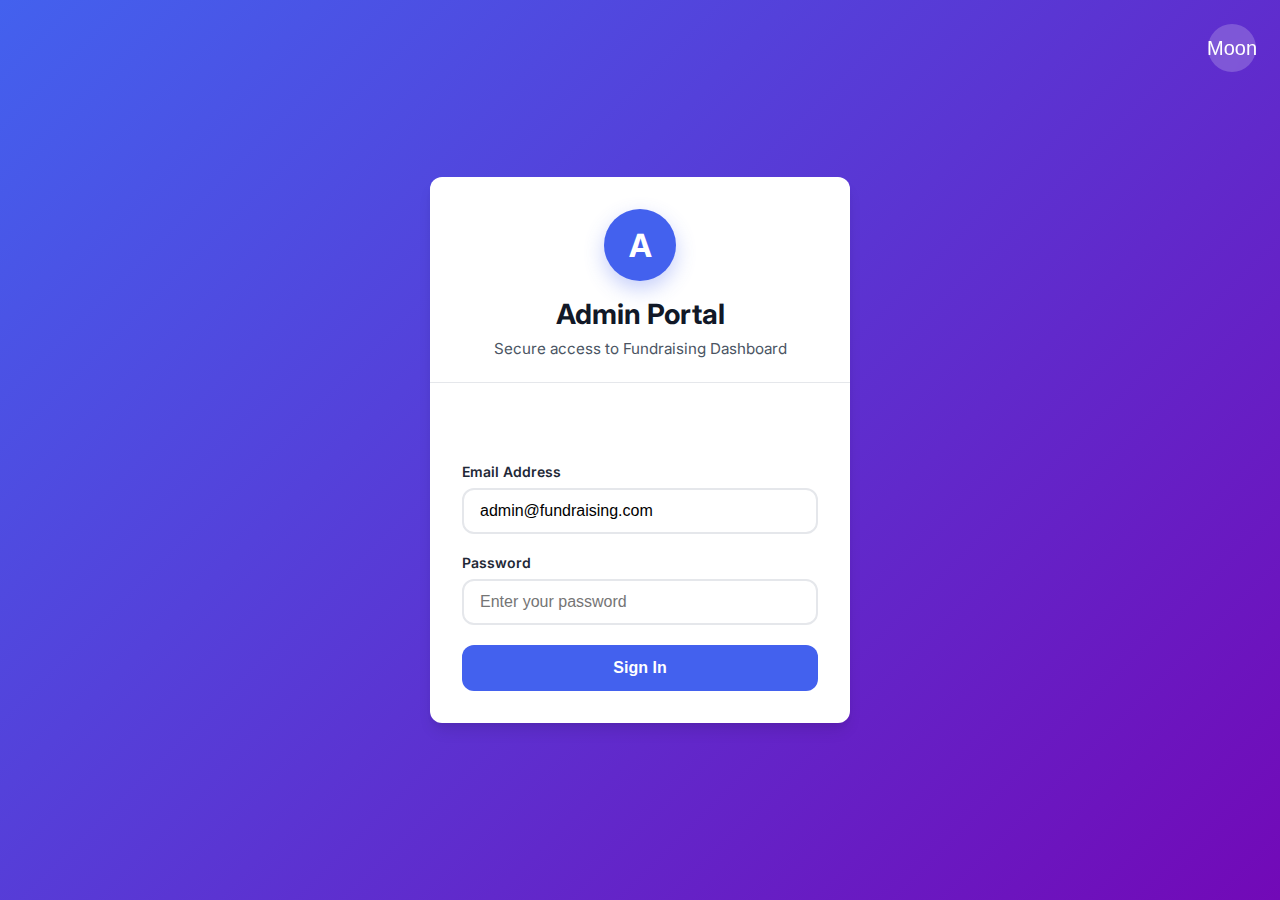
<file: admin-login.html>
<!DOCTYPE html>
<html lang="en">

<head>
    <meta charset="UTF-8" />
    <meta name="viewport" content="width=device-width, initial-scale=1.0" />
    <title>Admin Login | Fundraising System</title>
    <link rel="icon"
        href="data:image/svg+xml,<svg xmlns=%22http://www.w3.org/2000/svg%22 viewBox=%220 0 100 100%22><text y=%22.9em%22 font-size=%2290%22>Lock</text></svg>" />
    <link href="https://fonts.googleapis.com/css2?family=Inter:wght@400;500;600;700&display=swap" rel="stylesheet" />
    <link rel="stylesheet" href="admin-style.css" />
</head>

<body>

    <!-- Dark Mode Toggle -->
    <button class="theme-toggle" id="theme-toggle" aria-label="Toggle dark mode">
        Moon
    </button>

    <!-- Login Card -->
    <div class="login-card">
        <div class="login-header">
            <div class="login-logo">A</div>
            <h1 class="login-title">Admin Portal</h1>
            <p class="login-subtitle">Secure access to Fundraising Dashboard</p>
        </div>

        <div class="login-body">
            <div id="error-message" class="alert" role="alert" aria-live="assertive"></div>

            <form id="admin-login-form" novalidate>
                <div class="form-group">
                    <label for="admin-login-email">Email Address</label>
                    <input type="email" id="admin-login-email" class="form-control" placeholder="admin@fundraising.com"
                        required autocomplete="off" />
                </div>

                <div class="form-group">
                    <label for="admin-login-password">Password</label>
                    <input type="password" id="admin-login-password" class="form-control"
                        placeholder="Enter your password" required autocomplete="new-password" />
                </div>

                <button type="submit" class="btn" id="login-btn">
                    <span id="btn-text">Sign In</span>
                    <div class="spinner" id="spinner" style="display:none;"></div>
                </button>
            </form>
        </div>
    </div>

    <!-- Scripts -->
    <script src="script.js"></script>
    <script src="admin-script.js"></script>

    <script>
        // === DARK MODE TOGGLE ===
        const toggle = document.getElementById('theme-toggle');
        const html = document.documentElement;
        const isDark = localStorage.getItem('theme') === 'dark';

        if (isDark) {
            html.setAttribute('data-theme', 'dark');
            toggle.textContent = 'Sun';
        }

        toggle.addEventListener('click', () => {
            const current = html.getAttribute('data-theme');
            const newTheme = current === 'dark' ? 'light' : 'dark';
            html.setAttribute('data-theme', newTheme);
            toggle.textContent = newTheme === 'dark' ? 'Sun' : 'Moon';
            localStorage.setItem('theme', newTheme);
        });

        // === FORM ENHANCEMENTS ===
        const form = document.getElementById('admin-login-form');
        const errorEl = document.getElementById('error-message');
        const btn = document.getElementById('login-btn');
        const btnText = document.getElementById('btn-text');
        const spinner = document.getElementById('spinner');

        // Pre-fill email only (safe)
        document.getElementById('admin-login-email').value = 'admin@fundraising.com';

        // Show error
        window.showError = (msg) => {
            errorEl.innerHTML = `
                <svg width="20" height="20" viewBox="0 0 20 20" fill="currentColor">
                    <path fill-rule="evenodd" d="M10 18a8 8 0 100-16 8 8 0 000 16zM8.707 7.293a1 1 0 00-1.414 1.414L8.586 10l-1.293 1.293a1 1 0 101.414 1.414L10 11.414l1.293 1.293a1 1 0 001.414-1.414L11.414 10l1.293-1.293a1 1 0 00-1.414-1.414L10 8.586 8.707 7.293z" clip-rule="evenodd" />
                </svg>
                ${msg}
            `;
            errorEl.className = 'alert alert-danger show';
            setTimeout(() => errorEl.classList.remove('show'), 5000);
        };

        // Override form submit to show loading
        form.addEventListener('submit', async (e) => {
            e.preventDefault();
            btn.disabled = true;
            btnText.style.display = 'none';
            spinner.style.display = 'block';

            // Call your existing login handler
            await handleAdminLogin(e);

            // Reset button after 1s (fallback)
            setTimeout(() => {
                btn.disabled = false;
                btnText.style.display = 'inline';
                spinner.style.display = 'none';
            }, 1000);
        });
    </script>
</body>

</html>
</file>
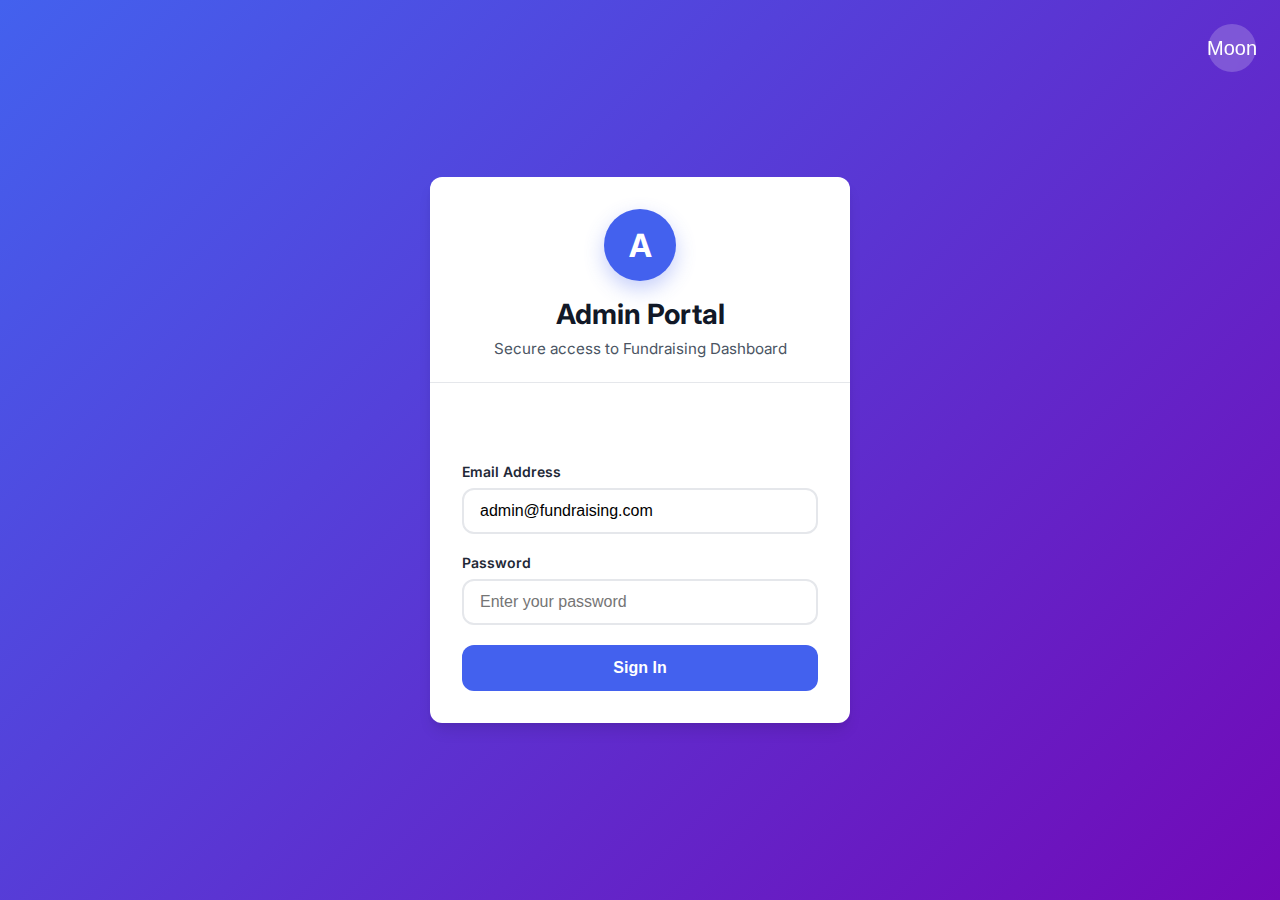
<file: admin.html>
<!DOCTYPE html>
<html lang="en">

<head>
    <meta charset="UTF-8">
    <meta name="viewport" content="width=device-width, initial-scale=1.0">
    <title>Admin Dashboard</title>
    <link rel="stylesheet" href="styles.css">
    <link rel="stylesheet" href="admin-styles.css">
</head>

<body>
    <section id="admin-dashboard" class="section hidden">
        <div class="container">
            <div class="dashboard-header">
                <h2 class="section-title">Admin Dashboard</h2>
                <div>
                    <span id="admin-welcome" style="margin-right:15px; color:#666;">Welcome</span>
                    <button class="btn btn-danger" onclick="adminLogout()">Logout</button>
                </div>
            </div>
            <div class="dashboard">
                <div class="sidebar">
                    <h3>Admin Menu</h3>
                    <ul>
                        <li><a href="#" class="active" onclick="showAdminSection('pending-claims')">Pending Claims</a>
                        </li>
                        <li><a href="#" onclick="showAdminSection('all-claims')">All Claims</a></li>
                        <li><a href="#" onclick="showAdminSection('manage-users')">Manage Users</a></li>
                        <li><a href="#" onclick="showAdminSection('send-message')">Send Messages</a></li>
                        <li><a href="#" onclick="showAdminSection('donation-management')">Donation Management</a></li>
                        <li><a href="#" onclick="showAdminSection('system-stats')">System Statistics</a></li>
                        <li><a href="#" onclick="showAdminSection('department-contact')">Department Contact</a></li>
                    </ul>
                </div>
                <div class="dashboard-content">
                    <!-- Pending Claims -->
                    <div id="pending-claims-section">
                        <h3>Pending Claims</h3>
                        <div id="pending-claims-list"></div>
                    </div>
                    <!-- All Claims -->
                    <div id="all-claims-section" class="hidden">
                        <h3>All Claims</h3>
                        <table>
                            <thead>
                                <tr>
                                    <th>ID</th>
                                    <th>Claimer</th>
                                    <th>Amount</th>
                                    <th>Dept</th>
                                    <th>Sem</th>
                                    <th>Date</th>
                                    <th>Status</th>
                                    <th>Actions</th>
                                </tr>
                            </thead>
                            <tbody id="all-claims-list"></tbody>
                        </table>
                    </div>
                    <!-- Manage Users -->
                    <div id="manage-users-section" class="hidden">
                        <h3>User Management</h3>
                        <table>
                            <thead>
                                <tr>
                                    <th>ID</th>
                                    <th>Name</th>
                                    <th>Email</th>
                                    <th>Role</th>
                                    <th>Reg Date</th>
                                    <th>Actions</th>
                                </tr>
                            </thead>
                            <tbody id="users-list"></tbody>
                        </table>
                    </div>
                    <!-- Send Message -->
                    <div id="send-message-section" class="hidden">
                        <h3>Send Broadcast</h3>
                        <div id="message-alert" class="alert hidden"></div>
                        <form id="message-form">
                            <select id="message-recipient" class="form-control" required>
                                <option value="all">All</option>
                                <option value="claimers">Students</option>
                                <option value="donors">Donors</option>
                            </select>
                            <input type="text" id="message-subject" class="form-control" placeholder="Subject" required>
                            <textarea id="message-content" class="form-control" rows="5" placeholder="Message"
                                required></textarea>
                            <button type="submit" class="btn btn-primary">Send</button>
                        </form>
                        <h4 style="margin-top:30px;">Sent Messages</h4>
                        <div id="sent-messages-list"></div>
                    </div>
                    <!-- Donation Management -->
                    <div id="donation-management-section" class="hidden">
                        <h3>Donations</h3>
                        <div class="stats-cards">
                            <div class="stat-card">
                                <h4>Total Funds</h4>
                                <p id="total-funds" class="stat-number">PKR0</p>
                            </div>
                            <div class="stat-card">
                                <h4>Total Donations</h4>
                                <p id="total-donations" class="stat-number">0</p>
                            </div>
                            <div class="stat-card">
                                <h4>Active Claims</h4>
                                <p id="active-claims" class="stat-number">0</p>
                            </div>
                        </div>
                        <table>
                            <thead>
                                <tr>
                                    <th>ID</th>
                                    <th>Donor</th>
                                    <th>Student</th>
                                    <th>Amount</th>
                                    <th>Method</th>
                                    <th>TID</th>
                                    <th>Date</th>
                                    <th>Status</th>
                                    <th>Actions</th>
                                </tr>
                            </thead>
                            <tbody id="all-donations-list"></tbody>
                        </table>
                    </div>
                    <!-- System Stats -->
                    <div id="system-stats-section" class="hidden">
                        <h3>System Stats</h3>
                        <div class="stats-cards">
                            <div class="stat-card">
                                <h4>Total Users</h4>
                                <p id="total-users" class="stat-number">0</p>
                            </div>
                            <div class="stat-card">
                                <h4>Total Claims</h4>
                                <p id="total-claims" class="stat-number">0</p>
                            </div>
                            <div class="stat-card">
                                <h4>Approval Rate</h4>
                                <p id="approval-rate" class="stat-number">0%</p>
                            </div>
                            <div class="stat-card">
                                <h4>Active Donors</h4>
                                <p id="active-donors" class="stat-number">0</p>
                            </div>
                        </div>
                    </div>
                    <!-- Department Contact -->
                    <div id="department-contact-section" class="hidden">
                        <h3>Department Contact</h3>
                        <button class="btn btn-primary" onclick="openAddDeptModal()">Add Department</button>
                        <table style="margin-top:20px;">
                            <thead>
                                <tr>
                                    <th>ID</th>
                                    <th>Department</th>
                                    <th>HOD No</th>
                                    <th>Clerk No</th>
                                    <th>Actions</th>
                                </tr>
                            </thead>
                            <tbody id="dept-list"></tbody>
                        </table>
                    </div>
                </div>
            </div>
        </div>
    </section>

    <!-- Department Modal -->
    <div id="dept-modal">
        <div class="modal-content">
            <h3 id="modal-title">Add Department</h3>
            <form id="dept-form">
                <input type="hidden" id="dept-id">
                <div class="form-group"><label>Department Name</label><input type="text" id="dept-name"
                        class="form-control" required></div>
                <div class="form-group"><label>HOD Contact</label><input type="text" id="dept-hod" class="form-control"
                        required></div>
                <div class="form-group"><label>Clerk Contact</label><input type="text" id="dept-clerk"
                        class="form-control" required></div>
                <div style="text-align:right; margin-top:15px;">
                    <button type="button" class="btn btn-secondary" onclick="closeDeptModal()">Cancel</button>
                    <button type="submit" class="btn btn-primary">Save</button>
                </div>
            </form>
        </div>
    </div>

    <footer>
        <div class="container">
            <p>© 2025 Admin Dashboard</p>
        </div>
    </footer>
    <script src="admin-script.js"></script>
</body>

</html>
</file>
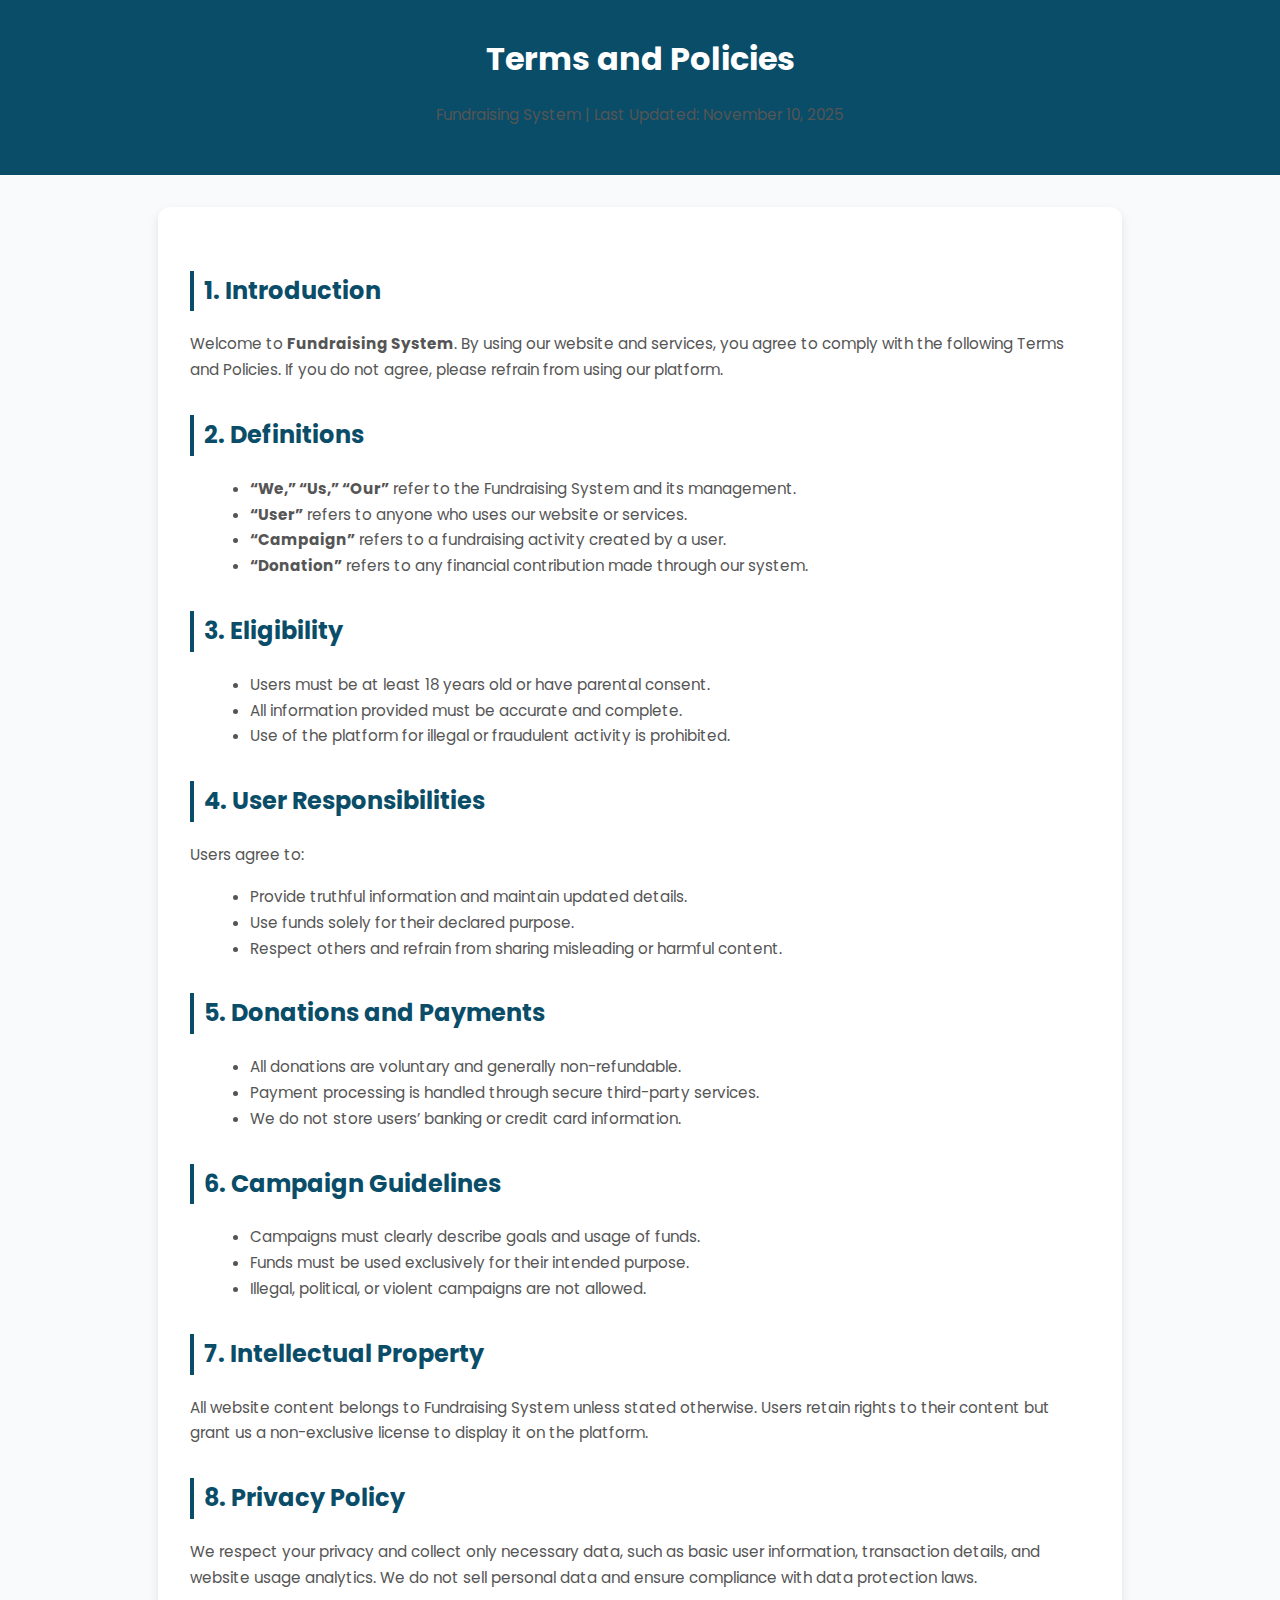
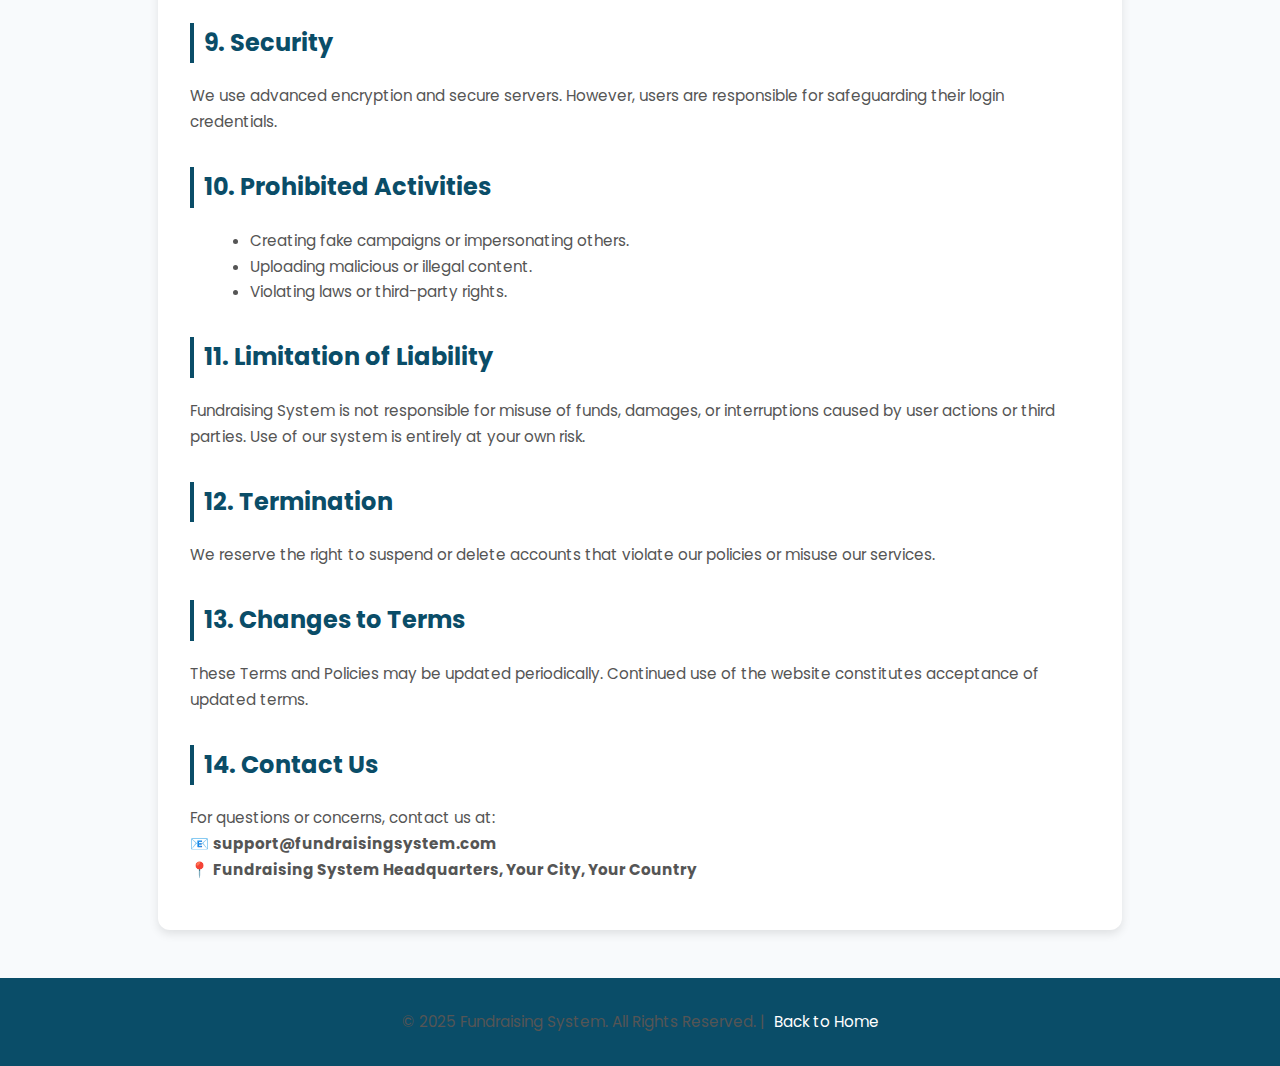
<file: terms.html>
<!DOCTYPE html>
<html lang="en">

<head>
    <meta charset="UTF-8" />
    <meta name="viewport" content="width=device-width, initial-scale=1.0" />
    <title>Terms and Policies | Fundraising System</title>
    <link href="https://fonts.googleapis.com/css2?family=Poppins:wght@400;600&display=swap" rel="stylesheet">
    <style>
        body {
            font-family: 'Poppins', sans-serif;
            line-height: 1.7;
            background-color: #f8fafc;
            color: #333;
            margin: 0;
            padding: 0;
        }

        header {
            background-color: #0a4d68;
            color: white;
            text-align: center;
            padding: 2rem 1rem;
        }

        header h1 {
            margin: 0;
            font-size: 2rem;
        }

        .container {
            max-width: 900px;
            margin: 2rem auto;
            background: white;
            border-radius: 12px;
            box-shadow: 0 4px 10px rgba(0, 0, 0, 0.1);
            padding: 2rem;
        }

        h2 {
            color: #0a4d68;
            border-left: 4px solid #0a4d68;
            padding-left: 10px;
            margin-top: 2rem;
        }

        p,
        li {
            color: #555;
            font-size: 0.95rem;
        }

        ul {
            margin-left: 20px;
        }

        footer {
            text-align: center;
            background-color: #0a4d68;
            color: white;
            padding: 1rem;
            margin-top: 3rem;
        }

        footer a {
            color: white;
            text-decoration: none;
            margin-left: 5px;
        }

        footer a:hover {
            text-decoration: underline;
        }
    </style>
</head>

<body>
    <header>
        <h1>Terms and Policies</h1>
        <p>Fundraising System | Last Updated: November 10, 2025</p>
    </header>

    <div class="container">
        <h2>1. Introduction</h2>
        <p>
            Welcome to <strong>Fundraising System</strong>. By using our website and services, you agree to comply with
            the following Terms and Policies.
            If you do not agree, please refrain from using our platform.
        </p>

        <h2>2. Definitions</h2>
        <ul>
            <li><strong>“We,” “Us,” “Our”</strong> refer to the Fundraising System and its management.</li>
            <li><strong>“User”</strong> refers to anyone who uses our website or services.</li>
            <li><strong>“Campaign”</strong> refers to a fundraising activity created by a user.</li>
            <li><strong>“Donation”</strong> refers to any financial contribution made through our system.</li>
        </ul>

        <h2>3. Eligibility</h2>
        <ul>
            <li>Users must be at least 18 years old or have parental consent.</li>
            <li>All information provided must be accurate and complete.</li>
            <li>Use of the platform for illegal or fraudulent activity is prohibited.</li>
        </ul>

        <h2>4. User Responsibilities</h2>
        <p>Users agree to:</p>
        <ul>
            <li>Provide truthful information and maintain updated details.</li>
            <li>Use funds solely for their declared purpose.</li>
            <li>Respect others and refrain from sharing misleading or harmful content.</li>
        </ul>

        <h2>5. Donations and Payments</h2>
        <ul>
            <li>All donations are voluntary and generally non-refundable.</li>
            <li>Payment processing is handled through secure third-party services.</li>
            <li>We do not store users’ banking or credit card information.</li>
        </ul>

        <h2>6. Campaign Guidelines</h2>
        <ul>
            <li>Campaigns must clearly describe goals and usage of funds.</li>
            <li>Funds must be used exclusively for their intended purpose.</li>
            <li>Illegal, political, or violent campaigns are not allowed.</li>
        </ul>

        <h2>7. Intellectual Property</h2>
        <p>
            All website content belongs to Fundraising System unless stated otherwise.
            Users retain rights to their content but grant us a non-exclusive license to display it on the platform.
        </p>

        <h2>8. Privacy Policy</h2>
        <p>
            We respect your privacy and collect only necessary data, such as basic user information, transaction
            details, and website usage analytics.
            We do not sell personal data and ensure compliance with data protection laws.
        </p>

        <h2>9. Security</h2>
        <p>
            We use advanced encryption and secure servers. However, users are responsible for safeguarding their login
            credentials.
        </p>

        <h2>10. Prohibited Activities</h2>
        <ul>
            <li>Creating fake campaigns or impersonating others.</li>
            <li>Uploading malicious or illegal content.</li>
            <li>Violating laws or third-party rights.</li>
        </ul>

        <h2>11. Limitation of Liability</h2>
        <p>
            Fundraising System is not responsible for misuse of funds, damages, or interruptions caused by user actions
            or third parties.
            Use of our system is entirely at your own risk.
        </p>

        <h2>12. Termination</h2>
        <p>
            We reserve the right to suspend or delete accounts that violate our policies or misuse our services.
        </p>

        <h2>13. Changes to Terms</h2>
        <p>
            These Terms and Policies may be updated periodically. Continued use of the website constitutes acceptance of
            updated terms.
        </p>

        <h2>14. Contact Us</h2>
        <p>
            For questions or concerns, contact us at:<br>
            📧 <strong>support@fundraisingsystem.com</strong><br>
            📍 <strong>Fundraising System Headquarters, Your City, Your Country</strong>
        </p>
    </div>

    <footer>
        <p>&copy; 2025 Fundraising System. All Rights Reserved. |
            <a href="index.html">Back to Home</a>
        </p>
    </footer>
</body>

</html>
</file>
<file: admin-style.css>
:root {
    --primary: #4361ee;
    --primary-dark: #3a56d4;
    --success: #10b981;
    --danger: #ef4444;
    --gray-100: #f3f4f6;
    --gray-200: #e5e7eb;
    --gray-600: #4b5563;
    --gray-800: #1f2937;
    --gray-900: #111827;
    --shadow-sm: 0 1px 2px rgba(0, 0, 0, 0.05);
    --shadow: 0 4px 6px -1px rgba(0, 0, 0, 0.1), 0 2px 4px -1px rgba(0, 0, 0, 0.06);
    --shadow-lg: 0 10px 15px -3px rgba(0, 0, 0, 0.1), 0 4px 6px -2px rgba(0, 0, 0, 0.05);
    --radius: 12px;
    --transition: all 0.2s ease-in-out;
}

[data-theme="dark"] {
    --primary: #5d7bff;
    --gray-100: #1f2937;
    --gray-200: #374151;
    --gray-600: #9ca3af;
    --gray-800: #f3f4f6;
    --gray-900: #f9fafb;
}

* {
    margin: 0;
    padding: 0;
    box-sizing: border-box;
}

body {
    font-family: 'Inter', -apple-system, BlinkMacSystemFont, sans-serif;
    background: linear-gradient(135deg, var(--primary) 0%, #7209b7 100%);
    min-height: 100vh;
    display: flex;
    align-items: center;
    justify-content: center;
    padding: 1rem;
    color: var(--gray-800);
    transition: var(--transition);
}

[data-theme="dark"] body {
    background: linear-gradient(135deg, #1e1b4b 0%, #0f0f23 100%);
}

.login-card {
    background: white;
    border-radius: var(--radius);
    box-shadow: var(--shadow-lg);
    width: 100%;
    max-width: 420px;
    overflow: hidden;
    animation: fadeIn 0.5s ease-out;
}

[data-theme="dark"] .login-card {
    background: var(--gray-900);
    color: var(--gray-100);
}

@keyframes fadeIn {
    from {
        opacity: 0;
        transform: translateY(20px);
    }

    to {
        opacity: 1;
        transform: translateY(0);
    }
}

.login-header {
    padding: 2rem 2rem 1.5rem;
    text-align: center;
    border-bottom: 1px solid var(--gray-200);
}

[data-theme="dark"] .login-header {
    border-bottom-color: var(--gray-800);
}

.login-logo {
    width: 72px;
    height: 72px;
    background: var(--primary);
    color: white;
    font-size: 2rem;
    font-weight: 700;
    border-radius: 50%;
    display: flex;
    align-items: center;
    justify-content: center;
    margin: 0 auto 1rem;
    box-shadow: 0 8px 20px rgba(67, 97, 238, 0.3);
}

.login-title {
    font-size: 1.75rem;
    font-weight: 700;
    color: var(--gray-900);
    margin-bottom: 0.5rem;
}

[data-theme="dark"] .login-title {
    color: white;
}

.login-subtitle {
    font-size: 0.95rem;
    color: var(--gray-600);
}

.login-body {
    padding: 2rem;
}

.form-group {
    margin-bottom: 1.25rem;
}

label {
    display: block;
    font-size: 0.875rem;
    font-weight: 600;
    color: var(--gray-800);
    margin-bottom: 0.5rem;
}

[data-theme="dark"] label {
    color: var(--gray-300);
}

.form-control {
    width: 100%;
    padding: 0.75rem 1rem;
    font-size: 1rem;
    border: 2px solid var(--gray-200);
    border-radius: var(--radius);
    transition: var(--transition);
    background: white;
}

[data-theme="dark"] .form-control {
    background: var(--gray-800);
    border-color: var(--gray-700);
    color: white;
}

.form-control:focus {
    outline: none;
    border-color: var(--primary);
    box-shadow: 0 0 0 4px rgba(67, 97, 238, 0.15);
}

.btn {
    width: 100%;
    padding: 0.875rem;
    font-size: 1rem;
    font-weight: 600;
    color: white;
    background: var(--primary);
    border: none;
    border-radius: var(--radius);
    cursor: pointer;
    transition: var(--transition);
    display: flex;
    align-items: center;
    justify-content: center;
    gap: 0.5rem;
}

.btn:hover {
    background: var(--primary-dark);
    transform: translateY(-1px);
}

.btn:disabled {
    background: var(--gray-400);
    cursor: not-allowed;
    transform: none;
}

.alert {
    padding: 0.875rem;
    border-radius: var(--radius);
    margin-bottom: 1.25rem;
    font-size: 0.875rem;
    font-weight: 500;
    display: flex;
    align-items: center;
    gap: 0.5rem;
    opacity: 0;
    transform: translateY(-10px);
    transition: all 0.3s ease;
}

.alert.show {
    opacity: 1;
    transform: translateY(0);
}

.alert-danger {
    background: #fee2e2;
    color: var(--danger);
    border: 1px solid #fecaca;
}

.theme-toggle {
    position: absolute;
    top: 1.5rem;
    right: 1.5rem;
    background: rgba(255, 255, 255, 0.2);
    backdrop-filter: blur(10px);
    border: none;
    border-radius: 50%;
    width: 48px;
    height: 48px;
    color: white;
    font-size: 1.25rem;
    cursor: pointer;
    transition: var(--transition);
    display: flex;
    align-items: center;
    justify-content: center;
}

.theme-toggle:hover {
    background: rgba(255, 255, 255, 0.3);
    transform: scale(1.1);
}

.spinner {
    width: 1.25rem;
    height: 1.25rem;
    border: 2px solid transparent;
    border-top: 2px solid white;
    border-radius: 50%;
    animation: spin 0.8s linear infinite;
}

@keyframes spin {
    to {
        transform: rotate(360deg);
    }
}

@media (max-width: 480px) {
    .login-card {
        margin: 1rem;
    }

    .login-header {
        padding: 1.5rem 1.5rem 1rem;
    }

    .login-body {
        padding: 1.5rem;
    }
}
</file>
<file: styles.css>
/* ========================================
   GLOBAL STYLES
   ======================================== */
*,
*::before,
*::after {
    margin: 0;
    padding: 0;
    box-sizing: border-box;
}

:root {
    --primary: #4361ee;
    --primary-dark: #3a56d4;
    --secondary: #7209b7;
    --accent: #f72585;
    --light: #f8fafc;
    --dark: #3b6894;
    --success: #4cc9f0;
    --border-radius: 12px;
    --transition: all 0.4s cubic-bezier(0.175, 0.885, 0.32, 1.275);
}

html {
    scroll-behavior: smooth;
}

body {
    font-family: 'Segoe UI', Tahoma, Geneva, Verdana, sans-serif;
    background-color: #f8f9fc;
    color: #2c3e50;
    line-height: 1.6;
    min-height: 100vh;
    display: flex;
    flex-direction: column;
}


/* ========================================
   TYPOGRAPHY
   ======================================== */
h1,
h2,
h3,
h4,
h5,
h6 {
    font-weight: 600;
    margin-bottom: 0.5rem;
    color: #2c3e50;
}

h1 {
    font-size: 2.5rem;
}

h2 {
    font-size: 2rem;
}

h3 {
    font-size: 1.6rem;
}

h4 {
    font-size: 1.4rem;
}

p {
    margin-bottom: 1rem;
}

a {
    text-decoration: none;
    color: #3498db;
    transition: color 0.3s ease;
}

a:hover {
    color: #2980b9;
}

small {
    font-size: 0.85rem;
    color: #7f8c8d;
}

/* ========================================
   LAYOUT
   ======================================== */
.container {
    width: 100%;
    max-width: 1200px;
    margin: 0 auto;
    padding: 0 20px;
}

.section {
    display: none;
    padding: 1px 0;
    min-height: 70vh;
}

.section:not(.hidden) {
    display: block;
    animation: fadeIn 0.5s ease-in;
}

@keyframes fadeIn {
    from {
        opacity: 0;
        transform: translateY(10px);
    }

    to {
        opacity: 1;
        transform: translateY(0);
    }
}

/* ========================================
   HEADER & NAVIGATION
   ======================================== */
header {
    background: linear-gradient(135deg, #2c3e50, #34495e);
    color: white;
    padding: 1rem 0;
    box-shadow: 0 4px 12px rgba(0, 0, 0, 0.1);
    position: sticky;
    top: 0;
    z-index: 1000;
}

nav {
    display: flex;
    justify-content: space-between;
    align-items: center;
}

.logo {
    font-size: 1.8rem;
    font-weight: 700;
    letter-spacing: 1px;
}

.nav-links {
    list-style: none;
    display: flex;
    gap: 2rem;
}

.nav-links li a {
    color: white;
    font-weight: 500;
    padding: 8px 16px;
    border-radius: 6px;
    transition: all 0.3s ease;
}

.nav-links li a:hover,
.nav-links li a.active {
    background: rgba(255, 255, 255, 0.2);
    transform: translateY(-2px);
}

/* Hamburger Menu */
.hamburger {
    display: none;
    flex-direction: column;
    cursor: pointer;
}

.hamburger span {
    width: 25px;
    height: 3px;
    background: white;
    margin: 4px 0;
    transition: 0.3s;
}

/* ========================================
   HERO SECTION
   ======================================== */


.hero {
    background: linear-gradient(135deg, var(--primary) 0%, var(--secondary) 100%);
    color: white;
    padding: 120px 0;
    text-align: center;
    position: relative;
    overflow: hidden;
    width: 100%;
    min-height: 100vh;
    display: flex;
    align-items: center;
    justify-content: center;
}

.hero::before {
    content: '';
    position: absolute;
    top: 0;
    left: 0;
    width: 100%;
    height: 100%;
    background: url('data:image/svg+xml,<svg xmlns="http://www.w3.org/2000/svg" viewBox="0 0 1440 320"><path fill="%23ffffff" fill-opacity="0.1" d="M0,128L48,144C96,160,192,192,288,186.7C384,181,480,139,576,138.7C672,139,768,181,864,192C960,203,1056,181,1152,165.3C1248,149,1344,139,1392,133.3L1440,128L1440,320L1392,320C1344,320,1248,320,1152,320C1056,320,960,320,864,320C768,320,672,320,576,320C480,320,384,320,288,320C192,320,96,320,48,320L0,320Z"></path></svg>');
    background-size: cover;
    background-position: center;
    animation: waveMove 20s linear infinite;
}

@keyframes waveMove {
    0% {
        background-position: 0 0;
    }

    100% {
        background-position: 1440px 0;
    }
}

.hero-content {
    max-width: 800px;
    margin: 0 auto;
    position: relative;
    z-index: 1;
    padding: 0 20px;
}

.hero h1 {
    font-size: 3.5rem;
    margin-bottom: 20px;
    font-weight: 700;
    animation: fadeInUp 0.8s ease 0.2s both;
}

.hero p {
    font-size: 1.3rem;
    margin-bottom: 30px;
    opacity: 0.9;
    animation: fadeInUp 0.8s ease 0.4s both;
}

@keyframes fadeInUp {
    from {
        opacity: 0;
        transform: translateY(30px);
    }

    to {
        opacity: 1;
        transform: translateY(0);
    }
}

/* ========================================
   BUTTONS */
.btn {
    display: inline-block;
    background: rgb(209, 15, 15);
    color: white;
    padding: 12px 25px;
    border: none;
    border-radius: 6px;
    cursor: pointer;
    text-decoration: none;
    font-size: 1.1rem;
    transition: all 0.3s ease;
    font-weight: 600;
}

.btn:hover {
    background: #277cae;
    color: red;
    transform: translateY(-2px);
    box-shadow: 0 5px 15px rgba(0, 0, 0, 0.2);
}


.section-title {
    text-align: center;
    margin-bottom: 50px;
    color: var(--dark);
    font-size: 2.5rem;
    font-weight: 300;
}

.cards {
    display: grid;
    grid-template-columns: repeat(auto-fit, minmax(320px, 1fr));
    gap: 30px;
}

.card {
    background: #e1e4e6;
    border-radius: 12px;
    box-shadow: 0 8px 25px rgba(0, 0, 0, 0.1);
    padding: 30px;
    transition: all 0.3s ease;
    border: 1px solid #f0f0f0;
}

.card:hover {
    transform: translateY(-8px);
    box-shadow: 0 15px 35px rgba(0, 0, 0, 0.15);
}

.card h3 {
    color: red;
    margin-bottom: 15px;
    font-size: 1.4rem;
    font-weight: 600;
}

.card-image {
    width: 100%;
    height: 200px;
    object-fit: cover;
    border-radius: 8px;
    margin-bottom: 20px;
}

.card-image-placeholder {
    width: 100%;
    height: 120px;
    background: linear-gradient(135deg, #667eea 0%, #764ba2 100%);
    border-radius: 8px;
    margin-bottom: 20px;
    display: flex;
    align-items: center;
    justify-content: center;
    font-size: 3rem;
    color: white;
}

.btn-sm {
    padding: 8px 15px;
    font-size: 0.9rem;
}

.quote-card {
    background: linear-gradient(135deg);
    color: white;
    background-color: #2a506a;
    text-align: center;
    padding: 1px;
    position: relative;
    overflow: hidden;
}

.quote-card::before {
    content: '"';
    font-size: 8rem;
    position: absolute;
    top: -20px;
    left: 20px;
    opacity: 0.2;
    font-family: Georgia, serif;
}

.quote-card p {
    font-style: italic;
    font-size: 1.3rem;
    margin-bottom: 20px;
    line-height: 1.8;
    position: relative;
    z-index: 2;
}

.quote-card .author {
    font-weight: bold;
    font-size: 1.1rem;
    opacity: 0.9;
}

/* ========================================
   FORMS
   ======================================== */
.form-container {
    max-width: 500px;
    margin: 0 auto;
    background: white;
    padding: 40px;
    border-radius: 16px;
    box-shadow: 0 10px 30px rgba(0, 0, 0, 0.1);
}

.form-group {
    margin-bottom: 20px;
}

.form-group label {
    display: block;
    margin-bottom: 8px;
    font-weight: 600;
    color: #2c3e50;
}

.form-control {
    width: 100%;
    padding: 12px 16px;
    border: 1.5px solid #ddd;
    border-radius: 8px;
    font-size: 1rem;
    transition: all 0.3s ease;
}

.form-control:focus {
    outline: none;
    border-color: #3498db;
    box-shadow: 0 0 0 3px rgba(52, 152, 219, 0.2);
}

textarea.form-control {
    min-height: 120px;
    resize: vertical;
}

/* ========================================
   ALERTS
   ======================================== */
.alert {
    padding: 15px 20px;
    border-radius: 8px;
    margin-bottom: 20px;
    font-weight: 500;
    display: flex;
    align-items: center;
    gap: 10px;
}

.alert-success {
    background: #d4edda;
    color: #155724;
    border: 1px solid #c3e6cb;
}

.alert-danger {
    background: #f8d7da;
    color: #721c24;
    border: 1px solid #f5c6cb;
}

.alert::before {
    font-weight: bold;
}

/* ========================================
   DASHBOARD LAYOUT
   ======================================== */
.dashboard {
    display: grid;
    grid-template-columns: 250px 1fr;
    gap: 30px;
    margin-top: 30px;
}

.sidebar {
    background: white;
    border-radius: 12px;
    padding: 25px;
    box-shadow: 0 5px 20px rgba(0, 0, 0, 0.08);
    height: fit-content;
}

.sidebar h3 {
    margin-bottom: 20px;
    color: #2c3e50;
    font-size: 1.3rem;
    border-bottom: 2px solid #3498db;
    padding-bottom: 10px;
}

.sidebar ul {
    list-style: none;
}

.sidebar ul li {
    margin-bottom: 8px;
}

.sidebar ul li a {
    display: block;
    padding: 12px 16px;
    color: #2c3e50;
    border-radius: 8px;
    font-weight: 500;
    transition: all 0.3s ease;
}

.sidebar ul li a:hover,
.sidebar ul li a.active {
    background: #3498db;
    color: white;
    transform: translateX(5px);
}

.dashboard-content {
    background: white;
    border-radius: 12px;
    padding: 30px;
    box-shadow: 0 5px 20px rgba(0, 0, 0, 0.08);
}

/* ========================================
   TABLES
   ======================================== */
table {
    width: 100%;
    border-collapse: collapse;
    margin: 25px 0;
    background: white;
    border-radius: 10px;
    overflow: hidden;
    box-shadow: 0 5px 15px rgba(0, 0, 0, 0.05);
}

th {
    background: #34495e;
    color: white;
    padding: 15px;
    text-align: left;
    font-weight: 600;
}

td {
    padding: 14px 15px;
    border-bottom: 1px solid #eee;
}

tr:hover {
    background: #f8f9fa;
}

.status-pending {
    color: #f39c12;
    font-weight: 600;
}

.status-approved {
    color: #27ae60;
    font-weight: 600;
}

.status-rejected {
    color: #e74c3c;
    font-weight: 600;
}

.status-verified {
    color: #27ae60;
    font-weight: 600;
}

/* ========================================
   APPROVED CLAIMS (DONOR VIEW)
   ======================================== */
.approved-claim-item {
    background: white;
    border: 1px solid #e9ecef;
    border-radius: 12px;
    padding: 20px;
    margin-bottom: 20px;
    box-shadow: 0 3px 10px rgba(0, 0, 0, 0.05);
    transition: all 0.3s ease;
}

.approved-claim-item:hover {
    box-shadow: 0 8px 20px rgba(0, 0, 0, 0.1);
}

.claim-header {
    font-weight: 600;
    color: #2c3e50;
    font-size: 1.1rem;
    margin-bottom: 8px;
}

.claim-body p {
    margin: 6px 0;
    font-size: 0.95rem;
    color: #555;
}

.donated-badge {
    background: #d4edda;
    color: #155724;
    padding: 10px 16px;
    border-radius: 8px;
    font-size: 0.9rem;
    display: inline-flex;
    align-items: center;
    gap: 8px;
    font-weight: 600;
}

.donated-check::before {
    content: "Check";
    font-size: 1.2rem;
}

/* ========================================
   STATS & SUMMARY CARDS
   ======================================== */
.stats-cards,
.donations-summary {
    display: grid;
    grid-template-columns: repeat(auto-fit, minmax(200px, 1fr));
    gap: 20px;
    margin-bottom: 30px;
}

.stat-card,
.summary-card {
    background: white;
    padding: 20px;
    border-radius: 12px;
    text-align: center;
    box-shadow: 0 4px 15px rgba(0, 0, 0, 0.08);
}

.stat-number,
.summary-amount,
.summary-count {
    font-size: 1.8rem;
    font-weight: 700;
    color: #3498db;
    margin-top: 8px;
}

/* ========================================
   MESSAGES
   ======================================== */
.message-container {
    max-height: 600px;
    overflow-y: auto;
}

.message-card {
    background: white;
    border: 1px solid #eee;
    border-radius: 10px;
    padding: 18px;
    margin-bottom: 15px;
    box-shadow: 0 2px 8px rgba(0, 0, 0, 0.05);
}

.message-header {
    display: flex;
    justify-content: space-between;
    align-items: center;
    margin-bottom: 10px;
    font-size: 0.9rem;
    color: #7f8c8d;
}

.message-sender-info {
    display: flex;
    gap: 15px;
}

.message-sender {
    font-weight: 600;
    color: #2c3e50;
}

.message-recipient {
    color: #3498db;
}

.message-date {
    font-size: 0.85rem;
}

.message-subject {
    font-weight: 600;
    color: #2c3e50;
    margin-bottom: 8px;
    font-size: 1.1rem;
}

.message-content {
    color: #555;
    line-height: 1.7;
}

/* ========================================
   NO DATA STATES
   ======================================== */
.no-messages,
.no-claims,
.no-donations {
    text-align: center;
    padding: 60px 20px;
    color: #95a5a6;
}

.no-messages-icon,
.no-claims-icon,
.no-donations-icon {
    font-size: 4rem;
    display: block;
    margin-bottom: 15px;
    color: #bdc3c7;
}

/* ========================================
   FOOTER
   ======================================== */
footer {
    background: #2c3e50;
    color: white;
    text-align: center;
    padding: 25px 0;
    margin-top: auto;
}

footer p {
    font-size: 0.95rem;
}

.foot-class {
    color: #3498db;
    text-decoration: underline;
}

/* ========================================
   MODALS
   ======================================== */
#dept-modal {
    display: none;
    position: fixed;
    top: 0;
    left: 0;
    right: 0;
    bottom: 0;
    background: rgba(0, 0, 0, 0.6);
    justify-content: center;
    align-items: center;
    z-index: 2000;
    backdrop-filter: blur(5px);
}

.modal-content {
    background: white;
    padding: 30px;
    border-radius: 16px;
    width: 90%;
    max-width: 520px;
    box-shadow: 0 15px 40px rgba(0, 0, 0, 0.2);
    animation: modalPop 0.3s ease;
}

@keyframes modalPop {
    from {
        transform: scale(0.9);
        opacity: 0;
    }

    to {
        transform: scale(1);
        opacity: 1;
    }
}

/* ========================================
   RESPONSIVE DESIGN
   ======================================== */
/* Responsive Design */
@media (max-width: 768px) {
    .nav-links {
        position: fixed;
        top: 70px;
        left: -100%;
        width: 100%;
        background: #4d83ba;
        flex-direction: column;
        padding: 1rem 0;
        transition: left 0.3s ease;
    }

    .nav-links.active {
        left: 0;
    }

    .hamburger {
        display: flex;
    }

    .section h1 {
        font-size: 2rem;
    }
}

@media (max-width: 480px) {
    .logo {
        font-size: 1.3rem;
    }

    .section h1 {
        font-size: 1.8rem;
    }

    .btn {
        padding: 10px 20px;
        font-size: 0.9rem;
    }
}

@media (max-width: 992px) {
    .dashboard {
        grid-template-columns: 1fr;
    }

    .sidebar {
        order: 2;
    }
}

@media (max-width: 768px) {

    .hero h1 {
        font-size: 2.2rem;
    }

    .form-container {
        padding: 25px;
    }

    .cards {
        grid-template-columns: 1fr;
    }
}

@media (max-width: 576px) {
    .container {
        padding: 0 15px;
    }

    .btn {
        width: 100%;
        padding: 1px;
    }

    table {
        font-size: 0.9rem;
    }

    th,
    td {
        padding: 10px 8px;
    }
}

/* ========================================
   UTILITY CLASSES
   ======================================== */
.hidden {
    display: none !important;
}

.text-center {
    text-align: center;
}

.text-right {
    text-align: right;
}

.mt-20 {
    margin-top: 20px;
}

.mb-20 {
    margin-bottom: 20px;
}

.mt-30 {
    margin-top: 30px;
}

.mb-30 {
    margin-bottom: 30px;
}

.p-20 {
    padding: 20px;
}
</file>
<file: admin-styles.css>
.data-management-card {
    background: white;
    border-radius: 12px;
    padding: 25px;
    box-shadow: 0 4px 15px rgba(0, 0, 0, 0.1);
    margin: 15px 0;
}

.btn-sm {
    padding: 5px 10px;
    font-size: 0.8rem;
}

#dept-modal {
    display: none;
    position: fixed;
    inset: 0;
    background: rgba(0, 0, 0, 0.5);
    justify-content: center;
    align-items: center;
    z-index: 1000;
}

#dept-modal .modal-content {
    background: white;
    padding: 25px;
    border-radius: 12px;
    width: 90%;
    max-width: 500px;
}
</file>
